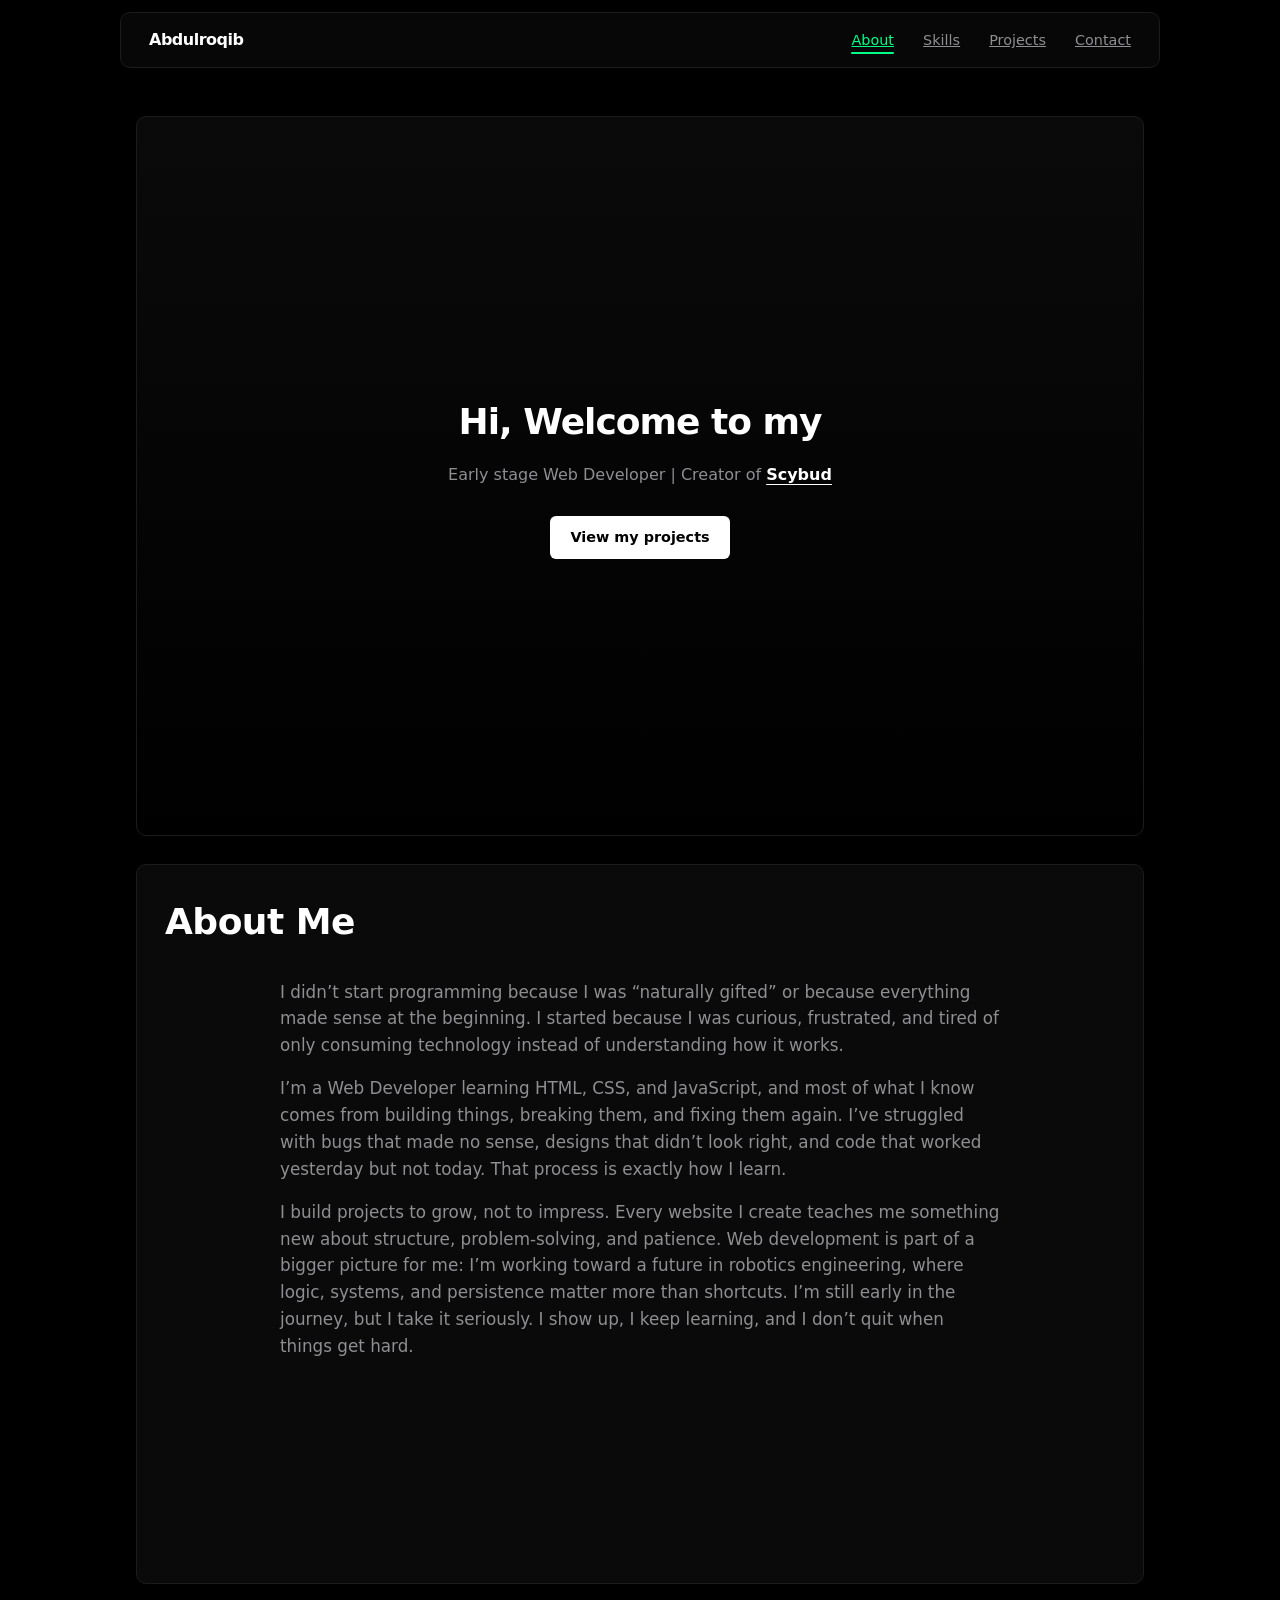
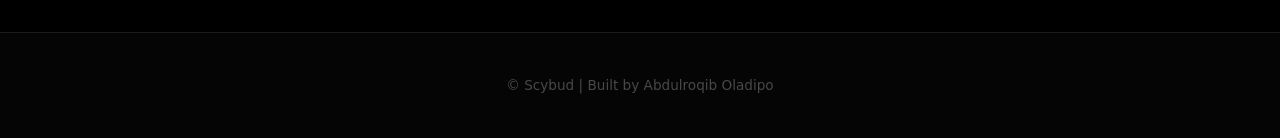
<file: index.html>
<!DOCTYPE html>
<html lang="en">
  <head>
    <meta charset="UTF-8" />
    <meta name="viewport" content="width=device-width, initial-scale=1.0" />
    <title>Abdulroqib | Home & About</title>
    <link rel="stylesheet" href="style.css" />
  </head>
  <body>
       <header>
      <div id="menuicon" onclick="togglesidebar()">
        <span></span>
        <span></span>
        <span></span>
      </div>
      <h1>Abdulroqib</h1>
      <div class="sidebar">
        <div id="cancelIcon" onclick="togglesidebar()">
          <span id="top-bar"></span>
          <span id="middle-bar"></span>
          <span id="bottom-bar"></span>
        </div>
        <nav>
          <a class="aboutLink active" href="index.html">About</a>
          <a class="skillsLink" href="skills.html">Skills</a>
          <a class="projectsLink" href="projects.html">Projects</a>
          <a class="contactLink" href="contact.html">Contact</a>
        </nav>
      </div>
      
    </header>
    <main>
      <section id="hero">
        <h2>Hi, Welcome to my <span></span></h2>
        <p>
          Early stage Web Developer | Creator of
          <a target="_blank" href="https://abdulroqib123.github.io/Scybud-Labs/">Scybud</a>
        </p>
        <a class="btn" href="projects.html">View my projects</a>
      </section>

      <section id="about" class="cards">
        <h2>About Me</h2>
        <p>
          I didn’t start programming because I was “naturally gifted” or because
          everything made sense at the beginning. I started because I was
          curious, frustrated, and tired of only consuming technology instead of
          understanding how it works.
        </p>
        <p> 
          I’m a Web Developer learning HTML, CSS, and JavaScript, 
          and most of what I know comes from building things, breaking them, and 
          fixing them again. I’ve struggled with bugs that made no sense, designs 
          that didn’t look right, and code that worked yesterday but not today. 
          That process is exactly how I learn.
        </p>
        <p>
          I build projects to grow, not to impress. Every website I
          create teaches me something new about structure, problem-solving, and
          patience. Web development is part of a bigger picture for me: I’m
          working toward a future in robotics engineering, where logic, systems,
          and persistence matter more than shortcuts. I’m still early in the
          journey, but I take it seriously. I show up, I keep learning, and I
          don’t quit when things get hard.
        </p>
      </section>
    </main>
    <footer>
      <p>&copy; Scybud | Built by Abdulroqib Oladipo</p>
    </footer>
    <script src="app.js"></script>
  </body>
</html>
</file>
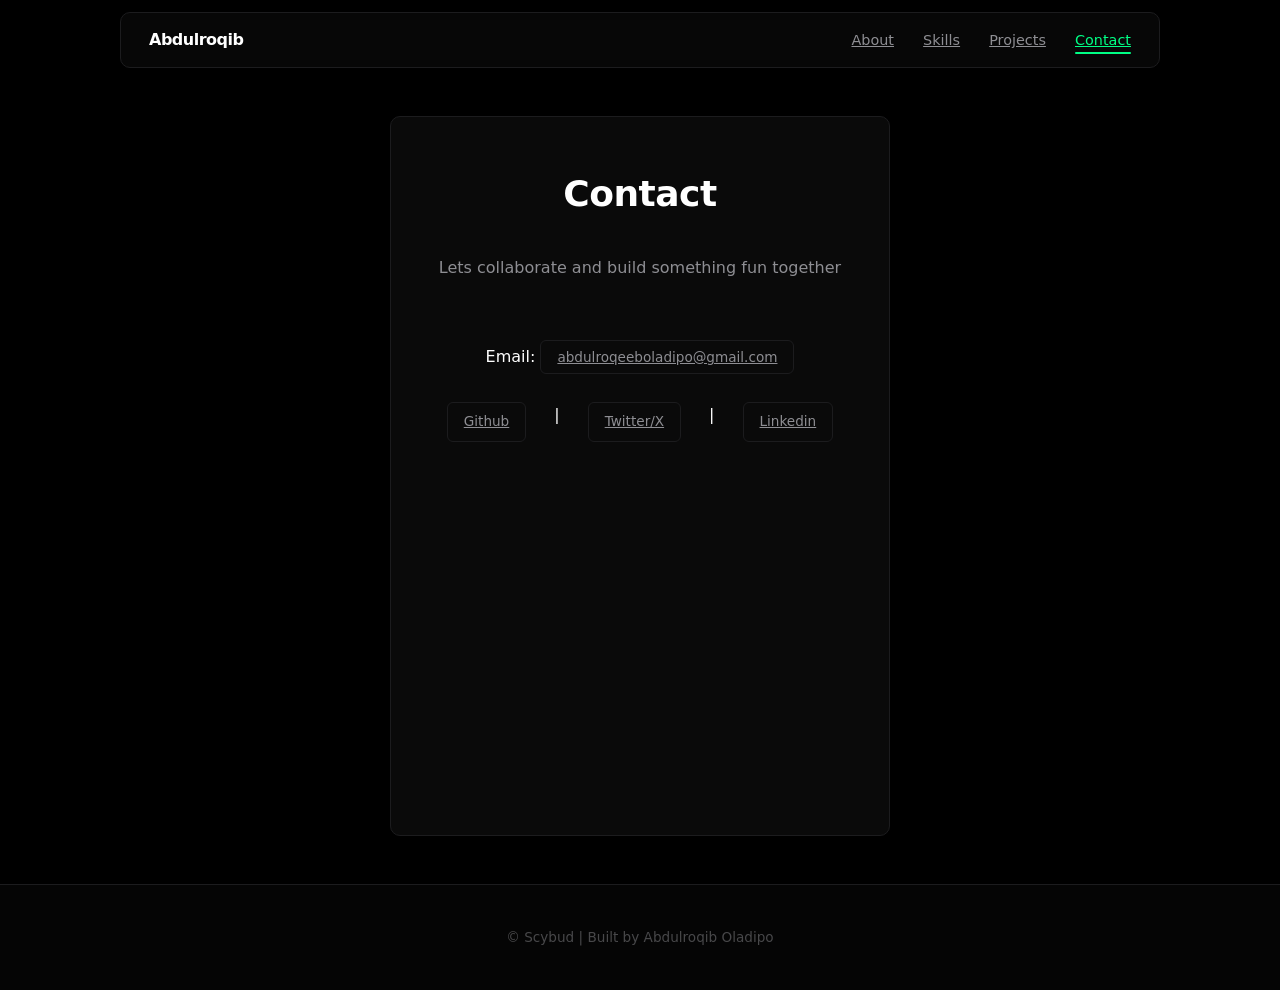
<file: contact.html>
<!DOCTYPE html>
<html lang="en">
  <head>
    <meta charset="UTF-8" />
    <meta name="viewport" content="width=device-width, initial-scale=1.0" />
    <title>Abdulroqib | Contact Portal</title>
    <link rel="stylesheet" href="style.css" />
  </head>
  <body>
      <header>
      <div id="menuicon" onclick="togglesidebar()">
        <span></span>
        <span></span>
        <span></span>
      </div>
      <h1>Abdulroqib</h1>
      <div class="sidebar">
        <div id="cancelIcon" onclick="togglesidebar()">
          <span id="top-bar"></span>
          <span id="middle-bar"></span>
          <span id="bottom-bar"></span>
        </div>
        <nav>
          <a class="aboutLink" href="index.html">About</a>
          <a class="skillsLink" href="skills.html">Skills</a>
          <a class="projectsLink" href="projects.html">Projects</a>
          <a class="contactLink active" href="contact.html">Contact</a>
        </nav>
      </div>
      
    </header>
    <main>
      <section id="contact" class="cards">
        <h2>Contact</h2>
        <p>Lets collaborate and build something fun together</p>
        <p>
          <span> Email: </span>
          <a class="emailContact" href="mailto:abdulroqeeboladipo@gmail.com">abdulroqeeboladipo@gmail.com</a>
        </p>
        <p class="contactLinks">
          <a href="https://github.com/abdulroqib123" target="_blank">Github</a> |
          <a href="https://x.com/abdulroqib123" target="_blank">Twitter/X</a> |
          <a href="https://www.linkedin.com/in/abdulroqib-oladipo-a85197253/" target="_blank">Linkedin</a>
        </p>
      </section>
    </main>
    <footer>
      <p>&copy; Scybud | Built by Abdulroqib Oladipo</p>
    </footer>
    <script src="app.js"></script>
  </body>
</html>
</file>
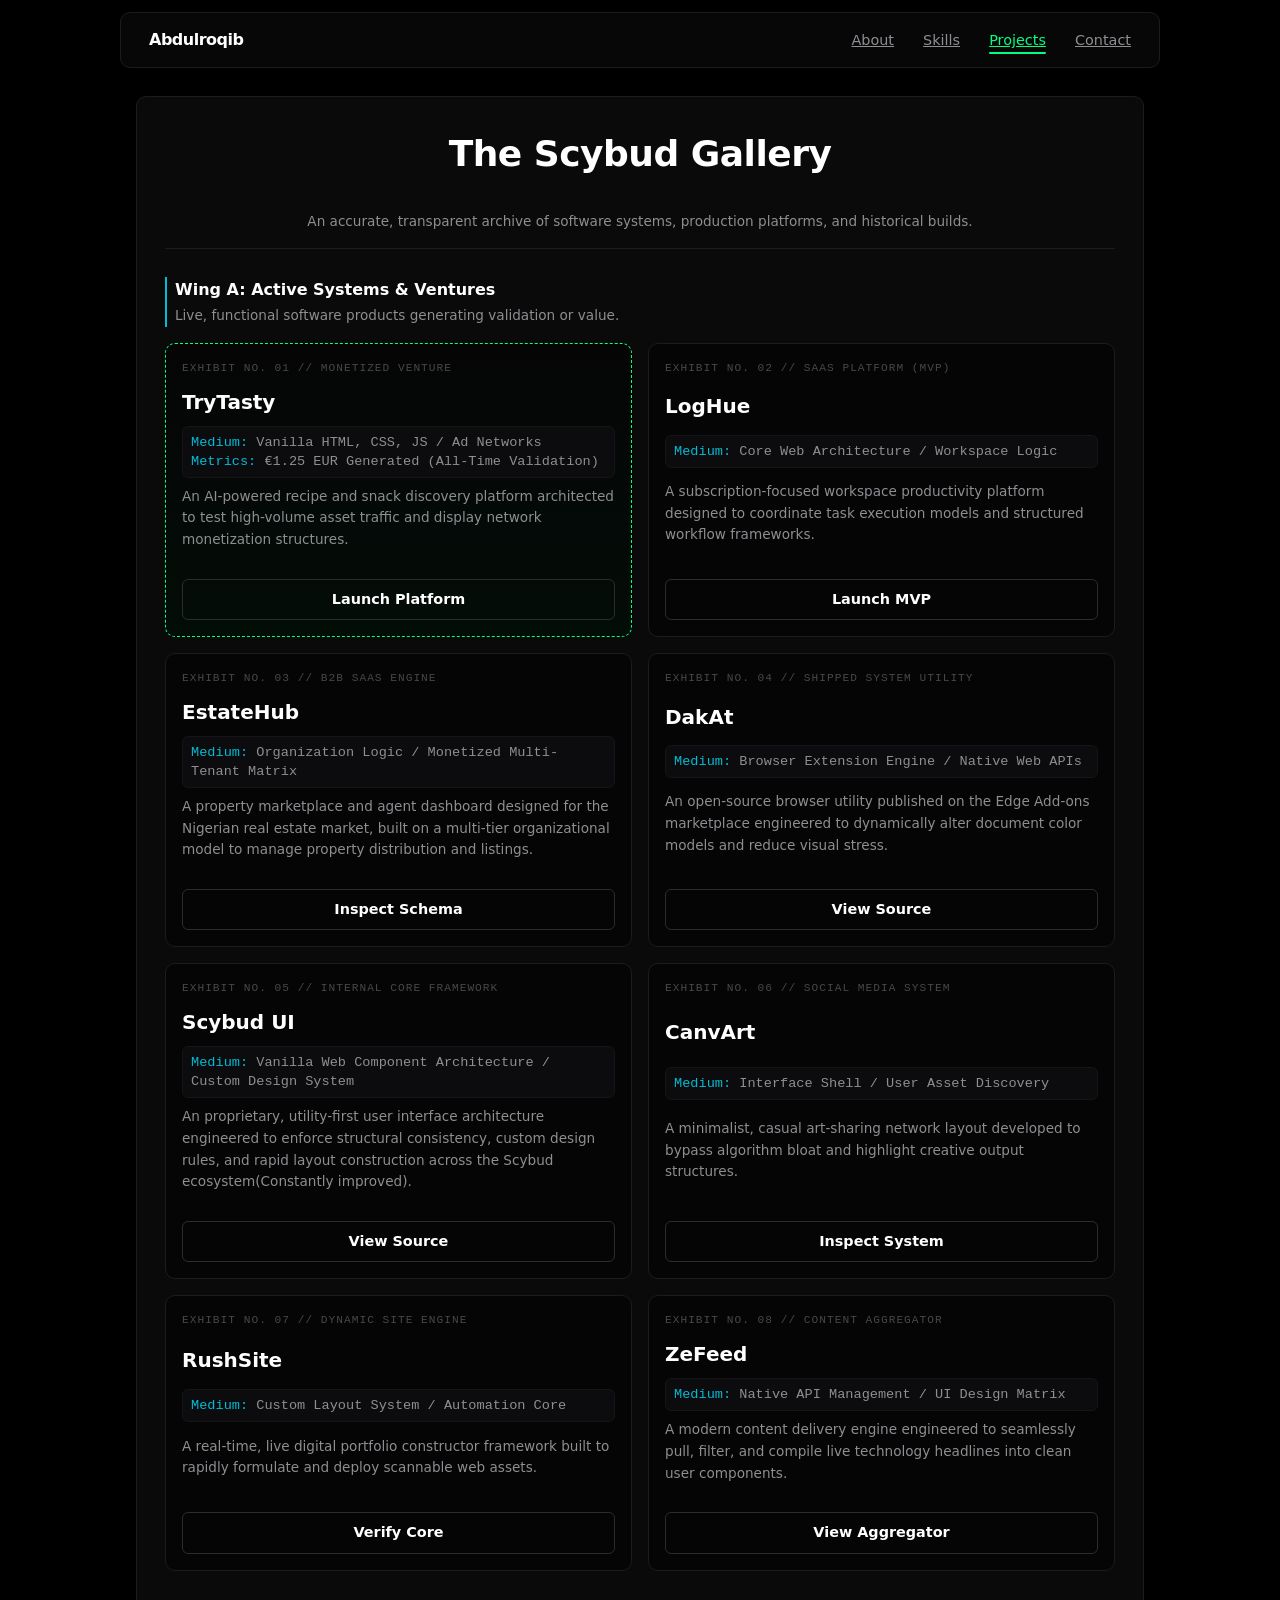
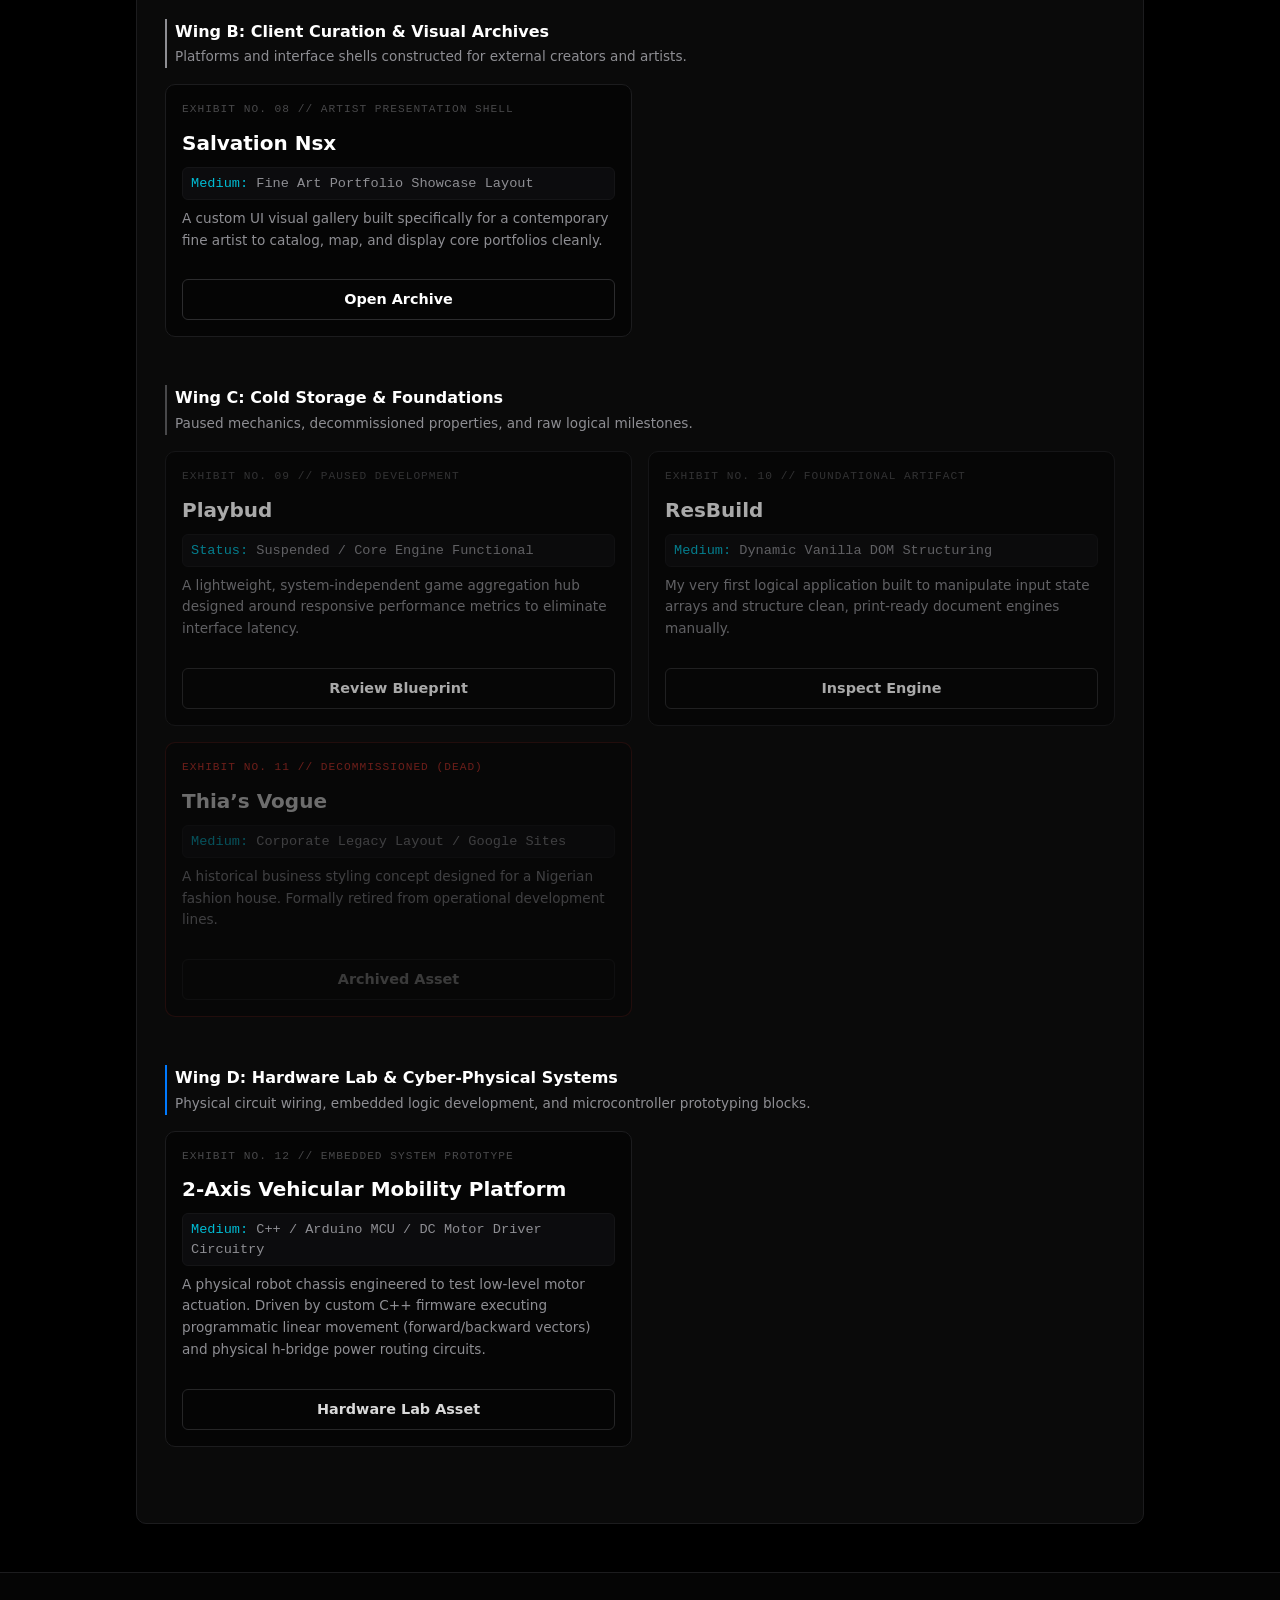
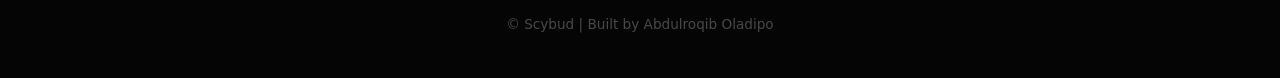
<file: projects.html>
<!DOCTYPE html>
<html lang="en">
  <head>
    <meta charset="UTF-8" />
    <meta name="viewport" content="width=device-width, initial-scale=1.0" />
    <title>Abdulroqib | The Scybud Gallery</title>
    <link rel="stylesheet" href="style.css" />
  </head>
  <body>
    <header>
      <div id="menuicon" onclick="togglesidebar()">
        <span></span>
        <span></span>
        <span></span>
      </div>
      <h1>Abdulroqib</h1>
      <div class="sidebar">
        <div id="cancelIcon" onclick="togglesidebar()">
          <span id="top-bar"></span>
          <span id="middle-bar"></span>
          <span id="bottom-bar"></span>
        </div>
        <nav>
          <a class="aboutLink" href="index.html">About</a>
          <a class="skillsLink" href="skills.html">Skills</a>
          <a class="projectsLink active" href="projects.html">Projects</a>
          <a class="contactLink" href="contact.html">Contact</a>
        </nav>
      </div>
    </header>

    <main>
      <section id="projects" class="cards">
        <div class="museum-header">
          <h2>The Scybud Gallery</h2>
          <p class="museum-subtitle">An accurate, transparent archive of software systems, production platforms, and historical builds.</p>
        </div>

        <div class="museum-wing">
          <div class="wing-banner">
            <h3>Wing A: Active Systems & Ventures</h3>
            <p>Live, functional software products generating validation or value.</p>
          </div>
          <div class="exhibit-grid">
            
            <div class="project-artifact commercial">
              <div class="artifact-meta">Exhibit No. 01 // Monetized Venture</div>
              <h4>TryTasty</h4>
              <div class="artifact-spec">
                <span>Medium:</span> Vanilla HTML, CSS, JS / Ad Networks<br>
                <span>Metrics:</span> €1.25 EUR Generated (All-Time Validation)
              </div>
              <p>An AI-powered recipe and snack discovery platform architected to test high-volume asset traffic and display network monetization structures.</p>
              <div class="placard-actions">
                <a href="https://trytasty.de/" target="_blank" class="btn-placard">Launch Platform</a>
              </div>
            </div>

            <div class="project-artifact">
              <div class="artifact-meta">Exhibit No. 02 // SaaS Platform (MVP)</div>
              <h4>LogHue</h4>
              <div class="artifact-spec">
                <span>Medium:</span> Core Web Architecture / Workspace Logic
              </div>
              <p>A subscription-focused workspace productivity platform designed to coordinate task execution models and structured workflow frameworks.</p>
              <div class="placard-actions">
                <a href="https://loghue.com" target="_blank" class="btn-placard">Launch MVP</a>
              </div>
            </div>

            <div class="project-artifact">
              <div class="artifact-meta">Exhibit No. 03 // B2B SaaS Engine</div>
              <h4>EstateHub</h4>
              <div class="artifact-spec">
                <span>Medium:</span> Organization Logic / Monetized Multi-Tenant Matrix
              </div>
              <p>A property marketplace and agent dashboard designed for the Nigerian real estate market, built on a multi-tier organizational model to manage property distribution and listings.</p>
              <div class="placard-actions">
                <a href="#" target="_blank" class="btn-placard">Inspect Schema</a>
              </div>
            </div>

            <div class="project-artifact">
              <div class="artifact-meta">Exhibit No. 04 // Shipped System Utility</div>
              <h4>DakAt</h4>
              <div class="artifact-spec">
                <span>Medium:</span> Browser Extension Engine / Native Web APIs
              </div>
              <p>An open-source browser utility published on the Edge Add-ons marketplace engineered to dynamically alter document color models and reduce visual stress.</p>
              <div class="placard-actions">
                <a href="https://github.com/abdulroqib123/DakAt" target="_blank" class="btn-placard">View Source</a>
              </div>
            </div>

            <div class="project-artifact">
              <div class="artifact-meta">Exhibit No. 05 // Internal Core Framework</div>
              <h4>Scybud UI</h4>
              <div class="artifact-spec">
                <span>Medium:</span> Vanilla Web Component Architecture / Custom Design System
              </div>
              <p>An proprietary, utility-first user interface architecture engineered to enforce structural consistency, custom design rules, and rapid layout construction across the Scybud ecosystem(Constantly improved).</p>
              <div class="placard-actions">
                <a href="https://github.com/Scybud/scybud-ui" target="_blank" class="btn-placard">View Source</a>
              </div>
            </div>

            <div class="project-artifact">
              <div class="artifact-meta">Exhibit No. 06 // Social Media System</div>
              <h4>CanvArt</h4>
              <div class="artifact-spec">
                <span>Medium:</span> Interface Shell / User Asset Discovery
              </div>
              <p>A minimalist, casual art-sharing network layout developed to bypass algorithm bloat and highlight creative output structures.</p>
              <div class="placard-actions">
                <a href="https://joincanvart.vercel.app" target="_blank" class="btn-placard">Inspect System</a>
              </div>
            </div>

            <div class="project-artifact">
              <div class="artifact-meta">Exhibit No. 07 // Dynamic Site Engine</div>
              <h4>RushSite</h4>
              <div class="artifact-spec">
                <span>Medium:</span> Custom Layout System / Automation Core
              </div>
              <p>A real-time, live digital portfolio constructor framework built to rapidly formulate and deploy scannable web assets.</p>
              <div class="placard-actions">
                <a href="https://rushsite.de" target="_blank" class="btn-placard">Verify Core</a>
              </div>
            </div>

            <div class="project-artifact">
              <div class="artifact-meta">Exhibit No. 08 // Content Aggregator</div>
              <h4>ZeFeed</h4>
              <div class="artifact-spec">
                <span>Medium:</span> Native API Management / UI Design Matrix
              </div>
              <p>A modern content delivery engine engineered to seamlessly pull, filter, and compile live technology headlines into clean user components.</p>
              <div class="placard-actions">
                <a href="https://zefeed.vercel.app" target="_blank" class="btn-placard">View Aggregator</a>
              </div>
            </div>

          </div>
        </div>

        <div class="museum-wing">
          <div class="wing-banner" style="border-left-color: var(--text-muted);">
            <h3>Wing B: Client Curation & Visual Archives</h3>
            <p>Platforms and interface shells constructed for external creators and artists.</p>
          </div>
          <div class="exhibit-grid">

            <div class="project-artifact">
              <div class="artifact-meta">Exhibit No. 08 // Artist Presentation Shell</div>
              <h4>Salvation Nsx</h4>
              <div class="artifact-spec">
                <span>Medium:</span> Fine Art Portfolio Showcase Layout
              </div>
              <p>A custom UI visual gallery built specifically for a contemporary fine artist to catalog, map, and display core portfolios cleanly.</p>
              <div class="placard-actions">
                <a href="https://abdulroqib123.github.io/Salvation-NSX/" target="_blank" class="btn-placard">Open Archive</a>
              </div>
            </div>

          </div>
        </div>

        <div class="museum-wing">
          <div class="wing-banner" style="border-left-color: var(--text-dim);">
            <h3>Wing C: Cold Storage & Foundations</h3>
            <p>Paused mechanics, decommissioned properties, and raw logical milestones.</p>
          </div>
          <div class="exhibit-grid">

            <div class="project-artifact foundational" style="opacity: 0.65;">
              <div class="artifact-meta">Exhibit No. 09 // Paused Development</div>
              <h4>Playbud</h4>
              <div class="artifact-spec">
                <span>Status:</span> Suspended / Core Engine Functional
              </div>
              <p>A lightweight, system-independent game aggregation hub designed around responsive performance metrics to eliminate interface latency.</p>
              <div class="placard-actions">
                <a href="https://abdulroqib123.github.io/Playbud/" target="_blank" class="btn-placard">Review Blueprint</a>
              </div>
            </div>

            <div class="project-artifact foundational" style="opacity: 0.65;">
              <div class="artifact-meta">Exhibit No. 10 // Foundational Artifact</div>
              <h4>ResBuild</h4>
              <div class="artifact-spec">
                <span>Medium:</span> Dynamic Vanilla DOM Structuring
              </div>
              <p>My very first logical application built to manipulate input state arrays and structure clean, print-ready document engines manually.</p>
              <div class="placard-actions">
                <a href="https://abdulroqib123.github.io/ResBuild/" target="_blank" class="btn-placard">Inspect Engine</a>
              </div>
            </div>

            <div class="project-artifact foundational" style="opacity: 0.4; border-color: #ff3b3044;">
              <div class="artifact-meta" style="color: #ff3b30;">Exhibit No. 11 // Decommissioned (Dead)</div>
              <h4>Thia’s Vogue</h4>
              <div class="artifact-spec">
                <span>Medium:</span> Corporate Legacy Layout / Google Sites
              </div>
              <p>A historical business styling concept designed for a Nigerian fashion house. Formally retired from operational development lines.</p>
              <div class="placard-actions">
                <span class="btn-placard" style="cursor: not-allowed; opacity: 0.5;">Archived Asset</span>
              </div>
            </div>

          </div>
        </div>


        <div class="museum-wing">
          <div class="wing-banner" style="border-left-color: #007aff;">
            <h3>Wing D: Hardware Lab & Cyber-Physical Systems</h3>
            <p>Physical circuit wiring, embedded logic development, and microcontroller prototyping blocks.</p>
          </div>
          <div class="exhibit-grid">

            <div class="project-artifact">
              <div class="artifact-meta">Exhibit No. 12 // Embedded System Prototype</div>
              <h4>2-Axis Vehicular Mobility Platform</h4>
              <div class="artifact-spec">
                <span>Medium:</span> C++ / Arduino MCU / DC Motor Driver Circuitry
              </div>
              <p>A physical robot chassis engineered to test low-level motor actuation. Driven by custom C++ firmware executing programmatic linear movement (forward/backward vectors) and physical h-bridge power routing circuits.</p>
              <div class="placard-actions">
                <span class="btn-placard" style="cursor: default; opacity: 0.85;">Hardware Lab Asset</span>
              </div>
            </div>

          </div>
        </div>

      </section>
    </main>

    <footer>
      <p>&copy; Scybud | Built by Abdulroqib Oladipo</p>
    </footer>
    <script src="app.js"></script>
  </body>
</html>
</file>
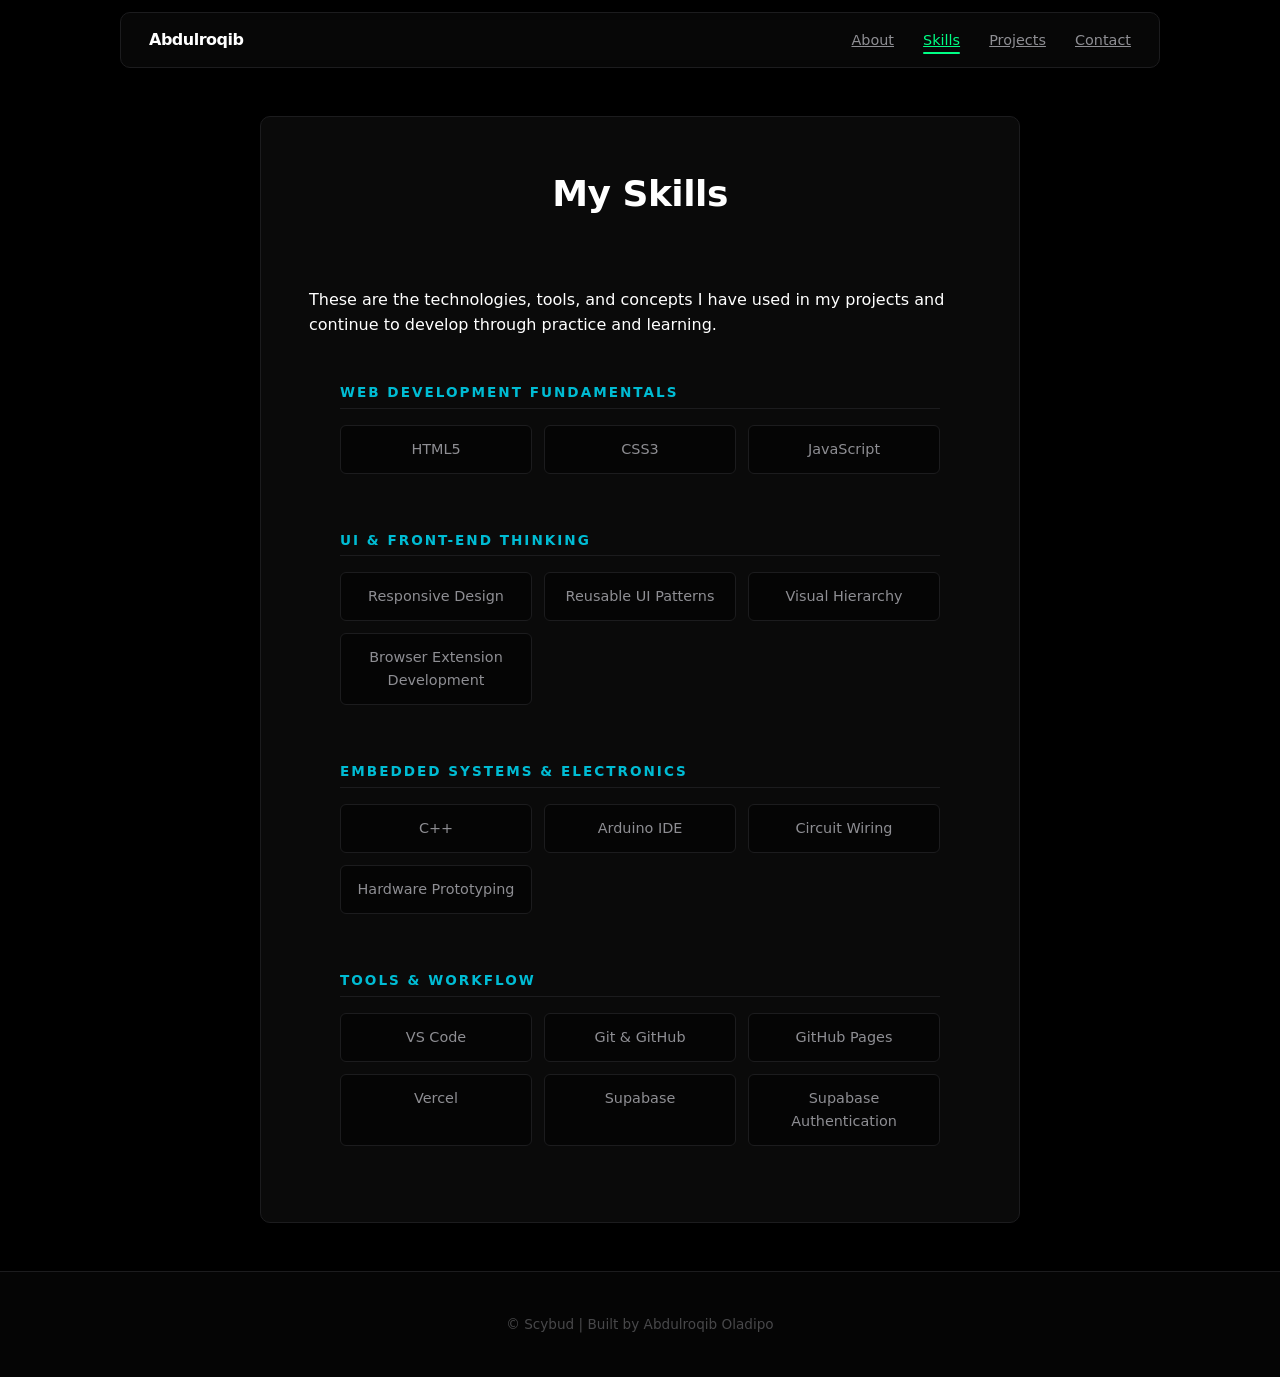
<file: skills.html>
<!DOCTYPE html>
<html lang="en">
  <head>
    <meta charset="UTF-8" />
    <meta name="viewport" content="width=device-width, initial-scale=1.0" />
    <title>Abdulroqib | Core Skills</title>
    <meta
  name="description"
  content="Core skills of Abdulroqib Oladipo including web development, embedded systems, electronics, and software tools."
/>

    <link rel="stylesheet" href="style.css" />
  </head>
  <body>
        <header>
      <div id="menuicon" onclick="togglesidebar()">
        <span></span>
        <span></span>
        <span></span>
      </div>
      <h1>Abdulroqib</h1>
      <div class="sidebar">
        <div id="cancelIcon" onclick="togglesidebar()">
          <span id="top-bar"></span>
          <span id="middle-bar"></span>
          <span id="bottom-bar"></span>
        </div>
        <nav>
          <a class="aboutLink" href="index.html">About</a>
          <a class="skillsLink active" href="skills.html">Skills</a>
          <a class="projectsLink" href="projects.html">Projects</a>
          <a class="contactLink" href="contact.html">Contact</a>
        </nav>
      </div>
      
    </header>
    <main>
    <section id="skills" class="cards">
  <h2>My Skills</h2>
  <p>
    These are the technologies, tools, and concepts I have used in my projects
    and continue to develop through practice and learning.
  </p>

        <h3>Web Development Fundamentals</h3>
        <div class="skills-list">
          <div>HTML5</div>
          <div>CSS3</div>
          <div>JavaScript</div>
        </div>

        <h3>UI & Front-End Thinking</h3>
        <div class="skills-list">
          <div>Responsive Design</div>
          <div>Reusable UI Patterns</div>
          <div>Visual Hierarchy</div>
          <div>Browser Extension Development</div>
        </div>

        <h3>Embedded Systems & Electronics</h3>
        <div class="skills-list">
          <div>C++</div>
          <div>Arduino IDE</div>
          <div>Circuit Wiring</div>
          <div>Hardware Prototyping</div>
        </div>

        <h3>Tools & Workflow</h3>
        <div class="skills-list">
          <div>VS Code</div>
          <div>Git & GitHub</div>
          <div>GitHub Pages</div>
          <div>Vercel</div>
          <div>Supabase</div>
          <div>Supabase Authentication</div>        </div>
      </section>
    </main>
    <footer>
      <p>&copy; Scybud | Built by Abdulroqib Oladipo</p>
    </footer>
    <script src="app.js"></script>
  </body>
</html>
</file>
<file: style.css>
/* ==========================================================================
   DESIGN SYSTEM & CUSTOM PROPERTIES
   ========================================================================== */
:root {
  /* Color Palette - Minimalist Premium Gallery Vibe */
  --bg-main: #000000;
  --bg-card: #0a0a0a;
  --bg-header: rgba(10, 10, 10, 0.75);
  --bg-footer: #050505;
  --bg-hero-start: #111111;
  --bg-hero-end: #000000;

  --text-main: #ffffff;
  --text-muted: #8e8e93;
  --text-dim: #48484a;

  /* Accent Branding System */
  --accent: #00ff85;         /* Neon Growth Green */
  --accent-hover: #00cc6a;
  --accent-gallery: #00bcd4; /* Structural Technical Cyan */
  --accent-glow: rgba(0, 188, 212, 0.15);

  /* Typography */
  --font-main: ui-sans-serif, system-ui, -apple-system, BlinkMacSystemFont, "Segoe UI", Roboto, sans-serif;
  --font-mono: ui-monospace, SFMono-Regular, Menlo, Monaco, Consolas, monospace;

  --fs-xl: 2.25rem;
  --fs-lg: 1.25rem;
  --fs-base: 1rem;
  --fs-nav: 0.9rem;
  --fs-sm: 0.85rem;

  /* Layout, Spacing & Animation tokens */
  --space-xs: 0.5rem;
  --space-sm: 1rem;
  --space-md: 1.75rem;
  --space-lg: 3rem;

  --max-width: 1040px;
  --radius-sm: 6px;
  --radius-md: 10px;

  --border-clean: 1px solid #1c1c1e;
  --transition-smooth: 0.2s cubic-bezier(0.16, 1, 0.3, 1);
}

/* ==========================================================================
   BASE & STRUCTURE SETUP
   ========================================================================== */
html {
  scroll-behavior: smooth;
  box-sizing: border-box;
}

*, *::before, *::after {
  box-sizing: inherit;
}

/*TRANSITION BETWEEN PAGES*/
@view-transition {
    navigation: auto;
}
::view-transition-group(page-content) {
animation-duration: 1s;
animation-timing-function: ease;
}
::view-transition-old(page-content) {
    animation-name: slide-out;
}
::view-transition-new(page-content) {
    animation-name: slide-in;
}
main {
    view-transition-name: page-content;
}

@keyframes slide-out {
    to{
        opacity: 0;
    }
}
@keyframes slide-in {
    from{
        translate: 100vw;
        opacity: 1;
    }
}

body {
  font-family: var(--font-main);
  background-color: var(--bg-main);
  color: var(--text-main);
  margin: 0;
  padding: 0;
  line-height: 1.6;
  -webkit-font-smoothing: antialiased;
}

main {
  margin: 0 auto;
  padding: 0 var(--space-sm);
  max-width: var(--max-width);
  width: 100%;
}

section {
  display: flex;
  flex-direction: column;
  min-height: 80dvh;
  width: 100%;
  margin-top: var(--space-lg);
  opacity: 0;
  transform: translateY(15px);
  animation: viewReveal 0.8s cubic-bezier(0.16, 1, 0.3, 1) forwards;
}

@keyframes viewReveal {
  to {
    opacity: 1;
    transform: translateY(0);
  }
}

/* ==========================================================================
   NAVIGATION HEADER ARCHITECTURE
   ========================================================================== */
header {
  position: sticky;
  top: 12px;
  z-index: 100;
  max-width: var(--max-width);
  height: 56px;
  margin: 12px auto;
  padding: 0 var(--space-md);
  
  display: flex;
  align-items: center;
  justify-content: space-between;
  
  background: var(--bg-header);
  backdrop-filter: blur(12px);
  -webkit-backdrop-filter: blur(12px);
  border: var(--border-clean);
  border-radius: var(--radius-md);
}

header h1 {
  font-size: var(--fs-base);
  font-weight: 700;
  letter-spacing: -0.5px;
  margin: 0;
  color: #fff;
}

nav a {
  font-size: var(--fs-nav);
  font-weight: 500;
  margin-left: 24px;
  color: var(--text-muted);
  transition: color var(--transition-smooth);
  position: relative;
  padding: 4px 0;
}

nav a:hover {
  color: #fff;
}

nav a.active {
  color: var(--accent) !important;
}

nav a.active::after {
  content: "";
  position: absolute;
  bottom: -2px;
  left: 0;
  width: 100%;
  height: 2px;
  background-color: var(--accent);
  border-radius: 2px;
}

/* ==========================================================================
   HERO / DISPLAY AREA
   ========================================================================== */
#hero {
  justify-content: center;
  align-items: center;
  text-align: center;
  gap: 12px;
  padding: var(--space-lg) var(--space-sm);
  background: linear-gradient(180deg, #0a0a0a 0%, #000000 100%);
  border: var(--border-clean);
  border-radius: var(--radius-md);
}

#hero h2 {
  font-size: var(--fs-xl);
  font-weight: 800;
  letter-spacing: -1px;
  color: #fff;
  margin: 0;
}

#hero p {
  font-size: var(--fs-base);
  color: var(--text-muted);
  margin: 0 0 var(--space-sm) 0;
}

#hero p a {
  color: #fff;
  font-weight: 600;
  text-decoration: underline;
  text-underline-offset: 4px;
}

#hero h2 span::after {
  content: "";
  animation: tickerSwitch 12s infinite;
}

@keyframes tickerSwitch {
  0%, 25% { content: "space"; color: var(--accent-gallery); }
  26%, 50% { content: "labs"; color: var(--accent); }
  51%, 75% { content: "foundry"; color: #ff3b30; }
  76%, 100% { content: "universe"; color: #af52de; }
}

/* ==========================================================================
   GENERIC CARD CONTAINER SHELL
   ========================================================================== */
.cards {
  background: var(--bg-card);
  border: var(--border-clean);
  padding: var(--space-md);
  border-radius: var(--radius-md);
  margin: var(--space-md) 0;
}

h2 {
  font-size: var(--fs-xl);
  font-weight: 700;
  letter-spacing: -0.5px;
  color: #fff;
  margin-top: 0;
  margin-bottom: var(--space-md);
}

/* About Section Typographic Spacing */
#about p {
  color: var(--text-muted);
  font-size: calc(var(--fs-base) * 1.05);
  max-width: 720px;
  margin: 0 auto var(--space-sm) auto;
  text-align: left;
}

/* ==========================================================================
   SKILLS MATRIX ENHANCEMENTS (Eliminating Dead Space)
   ========================================================================== */
#skills {
  max-width: 760px; /* Restricts layout expansion on desktop */
  margin: var(--space-lg) auto;
  padding: var(--space-lg);
}

#skills h2 {
  margin-bottom: var(--space-lg);
  position: relative;
  display: inline-block;
  align-self: center;
}

#skills h3 {
  font-size: var(--fs-sm);
  text-transform: uppercase;
  letter-spacing: 2px;
  color: var(--accent-gallery);
  margin-top: var(--space-md);
  margin-bottom: var(--space-sm);
  text-align: left; /* Swapped to left-align to anchor content structurally */
  width: 100%;
  max-width: 600px;
  margin-left: auto;
  margin-right: auto;
  border-bottom: 1px solid #1c1c1e;
  padding-bottom: 4px;
}

.skills-list {
  display: grid;
  grid-template-columns: repeat(auto-fit, minmax(160px, 1fr)); /* Creates a tight responsive grid */
  gap: 12px;
  width: 100%;
  max-width: 600px;
  margin: 0 auto var(--space-md) auto;
}

.skills-list div {
  background: #050505;
  color: var(--text-muted);
  border: var(--border-clean);
  border-radius: var(--radius-sm);
  padding: 12px var(--space-sm); /* Increased padding to give blocks physical weight */
  font-size: var(--fs-nav);
  font-weight: 500;
  text-align: center;
  transition: all var(--transition-smooth);
}

.skills-list div:hover {
  color: #fff;
  border-color: var(--accent);
  background: #0a0a0a;
  transform: translateY(-2px);
}

/* ==========================================================================
   THE SCYBUD GALLERY (MUSEUM WINGS)
   ========================================================================== */
.museum-header {
  text-align: center;
  margin-bottom: var(--space-md);
  border-bottom: 1px solid #1c1c1e;
  padding-bottom: var(--space-sm);
}

.museum-subtitle {
  color: var(--text-muted);
  font-size: var(--fs-sm);
  margin: 4px 0 0 0;
}

.museum-wing {
  margin-bottom: var(--space-lg);
}

.wing-banner {
  border-left: 2px solid var(--accent-gallery);
  padding-left: var(--space-xs);
  margin-bottom: var(--space-sm);
}

.wing-banner h3 {
  font-size: var(--fs-base);
  font-weight: 600;
  color: #fff;
  margin: 0;
}

.wing-banner p {
  font-size: var(--fs-sm);
  color: var(--text-muted);
  margin: 2px 0 0 0;
}

.exhibit-grid {
  display: grid;
  grid-template-columns: repeat(auto-fill, minmax(310px, 1fr));
  gap: 16px;
}

.project-artifact {
  background: #050505;
  border: var(--border-clean);
  border-radius: var(--radius-md);
  padding: var(--space-sm);
  display: flex;
  flex-direction: column;
  justify-content: space-between;
  transition: border-color var(--transition-smooth), box-shadow var(--transition-smooth);
}

.project-artifact:hover {
  border-color: #3a3a3c;
  box-shadow: var(--shadow-hover);
}

/* Showcase pedestal optimization for TryTasty */
.project-artifact.commercial {
  border: 1px dashed var(--accent);
  background: linear-gradient(180deg, #050505 0%, #030d08 100%);
}

.project-artifact.commercial:hover {
  border-color: var(--accent);
}

.artifact-meta {
  font-family: var(--font-mono);
  font-size: 0.7rem;
  color: var(--text-dim);
  text-transform: uppercase;
  letter-spacing: 1px;
  margin-bottom: var(--space-xs);
}

.project-artifact h4 {
  font-size: var(--fs-lg);
  font-weight: 600;
  color: #fff;
  margin: 0 0 var(--space-xs) 0;
}

.artifact-spec {
  font-family: var(--font-mono);
  font-size: var(--fs-sm);
  background: #0c0c0e;
  border: 1px solid #151517;
  padding: 6px var(--space-xs);
  border-radius: var(--radius-sm);
  margin-bottom: var(--space-xs);
  color: var(--text-muted);
  line-height: 1.4;
}

.artifact-spec span {
  color: var(--accent-gallery);
}

.project-artifact p {
  font-size: var(--fs-sm);
  color: var(--text-muted);
  margin: 0 0 var(--space-md) 0;
}

/* ==========================================================================
   BUTTONS AND INTERACTIVE PLACARDS
   ========================================================================== */
.btn, .btn-placard {
  display: inline-block;
  text-align: center;
  font-size: var(--fs-nav);
  font-weight: 600;
  border-radius: var(--radius-sm);
  transition: all var(--transition-smooth);
  text-decoration: none !important;
}

.btn {
  padding: 10px 20px;
  background: #ffffff;
  color: #000000;
}

.btn:hover {
  background: #e5e5ea;
}

.btn-placard {
  width: 100%;
  padding: 8px 0;
  background: transparent;
  border: 1px solid #2c2c2e;
  color: #fff;
}

.btn-placard:hover {
  background: #ffffff;
  color: #000000;
  border-color: #ffffff;
}

/* ==========================================================================
   CONTACT PORTAL ENHANCEMENTS (Compact Terminal Layout)
   ========================================================================== */
#contact {
  max-width: 500px; /* Pinpoints the form width to stop horizontal bleeding */
  margin: var(--space-lg) auto;
  padding: var(--space-lg) var(--space-md);
  text-align: center;
  display: flex;
  flex-direction: column;
  align-items: center;
}

#contact h2 {
  margin-bottom: var(--space-sm);
}

#contact > p:first-of-type {
  color: var(--text-muted);
  font-size: var(--fs-base);
  margin-bottom: var(--space-lg);
}

/* Metadata Panel Link Card */
.contact-card {
  width: 100%;
  background: #050505;
  border: var(--border-clean);
  border-radius: var(--radius-md);
  padding: var(--space-md);
  margin-bottom: var(--space-md);
  display: flex;
  flex-direction: column;
  gap: 16px;
}

.contact-item {
  display: flex;
  justify-content: space-between;
  align-items: center;
  padding-bottom: 12px;
  border-bottom: 1px solid #111112;
}

.contact-item:last-child {
  border-bottom: none;
  padding-bottom: 0;
}

.contact-label {
  font-family: var(--font-mono);
  font-size: var(--fs-sm);
  color: var(--text-dim);
  text-transform: uppercase;
  letter-spacing: 1px;
}

.contact-value a {
  color: #fff;
  font-size: var(--fs-nav);
  font-weight: 500;
  transition: color var(--transition-smooth);
}

.contact-value a:hover {
  color: var(--accent);
  text-decoration: underline;
  text-underline-offset: 4px;
}

/* Network Links Layout Footer Block */
.contactLinks {
  display: flex;
  justify-content: center;
  gap: var(--space-md);
  width: 100%;
  margin-top: var(--space-sm) !important;
}

.contactLinks a, .emailContact {
  margin: 0;
  padding: 8px 16px;
  background: #0a0a0a;
  border: var(--border-clean);
  border-radius: var(--radius-sm);
  font-size: var(--fs-sm);
  color: var(--text-muted) !important;
  transition: all var(--transition-smooth);
}

.contactLinks a:hover {
  color: #fff !important;
  border-color: #333333;
  background: #111111;
  text-decoration: none !important;
  transform: translateY(-1px);
}

/* Mobile adjustments */
@media (max-width: 600px) {
  .skills-list {
    grid-template-columns: 1fr 1fr; /* Retains clean 2-column distribution on small devices */
  }
  
  .contact-item {
    flex-direction: column;
    align-items: flex-start;
    gap: 4px;
  }
  
  .contactLinks {
    flex-wrap: wrap;
    gap: 8px;
  }
  
  .contactLinks a {
    width: 100%;
    text-align: center;
  }
}

/* ==========================================================================
   FOOTER ARCHITECTURE
   ========================================================================== */
footer {
  text-align: center;
  padding: var(--space-md) var(--space-sm);
  font-size: var(--fs-sm);
  background: var(--bg-footer);
  color: var(--text-dim);
  border-top: var(--border-clean);
  margin-top: var(--space-lg);
}

/* ==========================================================================
   RESPONSIVE DESIGN ADAPTATIONS (MOBILE)
   ========================================================================== */
#menuicon {
  display: none;
}

@media (max-width: 800px) {
  header {
    justify-content: space-between;
    width: calc(100% - 24px);
    margin: 12px 12px;
  }

  #nav-links {
    display: none;
  }

  #menuicon {
    display: flex;
    flex-direction: column;
    justify-content: space-between;
    width: 20px;
    height: 14px;
    cursor: pointer;
  }

  #menuicon span {
    width: 100%;
    height: 2px;
    background-color: #fff;
    border-radius: 2px;
    transition: transform var(--transition-smooth);
  }

  /* Structural slideout layout overlay navigation drawer */
  .sidebar {
    position: fixed;
    top: 0;
    left: -100%;
    width: 260px;
    height: 100dvh;
    background: #050505;
    border-right: var(--border-clean);
    z-index: 1000;
    padding: var(--space-md);
    opacity: 0;
    transition: left 0.4s cubic-bezier(0.16, 1, 0.3, 1), opacity 0.4s linear;
  }

  .sidebar.show {
    left: 0;
    opacity: 1;
  }

  #cancelIcon {
    position: absolute;
    top: 20px;
    right: 20px;
    width: 20px;
    height: 20px;
    cursor: pointer;
  }

  #cancelIcon span {
    position: absolute;
    width: 100%;
    height: 2px;
    background-color: #fff;
    top: 9px;
  }

  #top-bar { transform: rotate(45deg); }
  #bottom-bar { transform: rotate(-45deg); }
  #middle-bar { display: none; }

  .sidebar nav {
    display: flex;
    flex-direction: column;
    margin-top: var(--space-lg);
    gap: 20px;
  }

  .sidebar nav a {
    margin-left: 0;
    font-size: var(--fs-lg);
  }
  
  .sidebar nav a.active::after {
    bottom: -4px;
  }
}

@media (max-width: 600px) {
  #hero h2 {
    font-size: var(--fs-lg);
  }
  
  .exhibit-grid {
    grid-template-columns: 1fr;
  }
}
</file>
